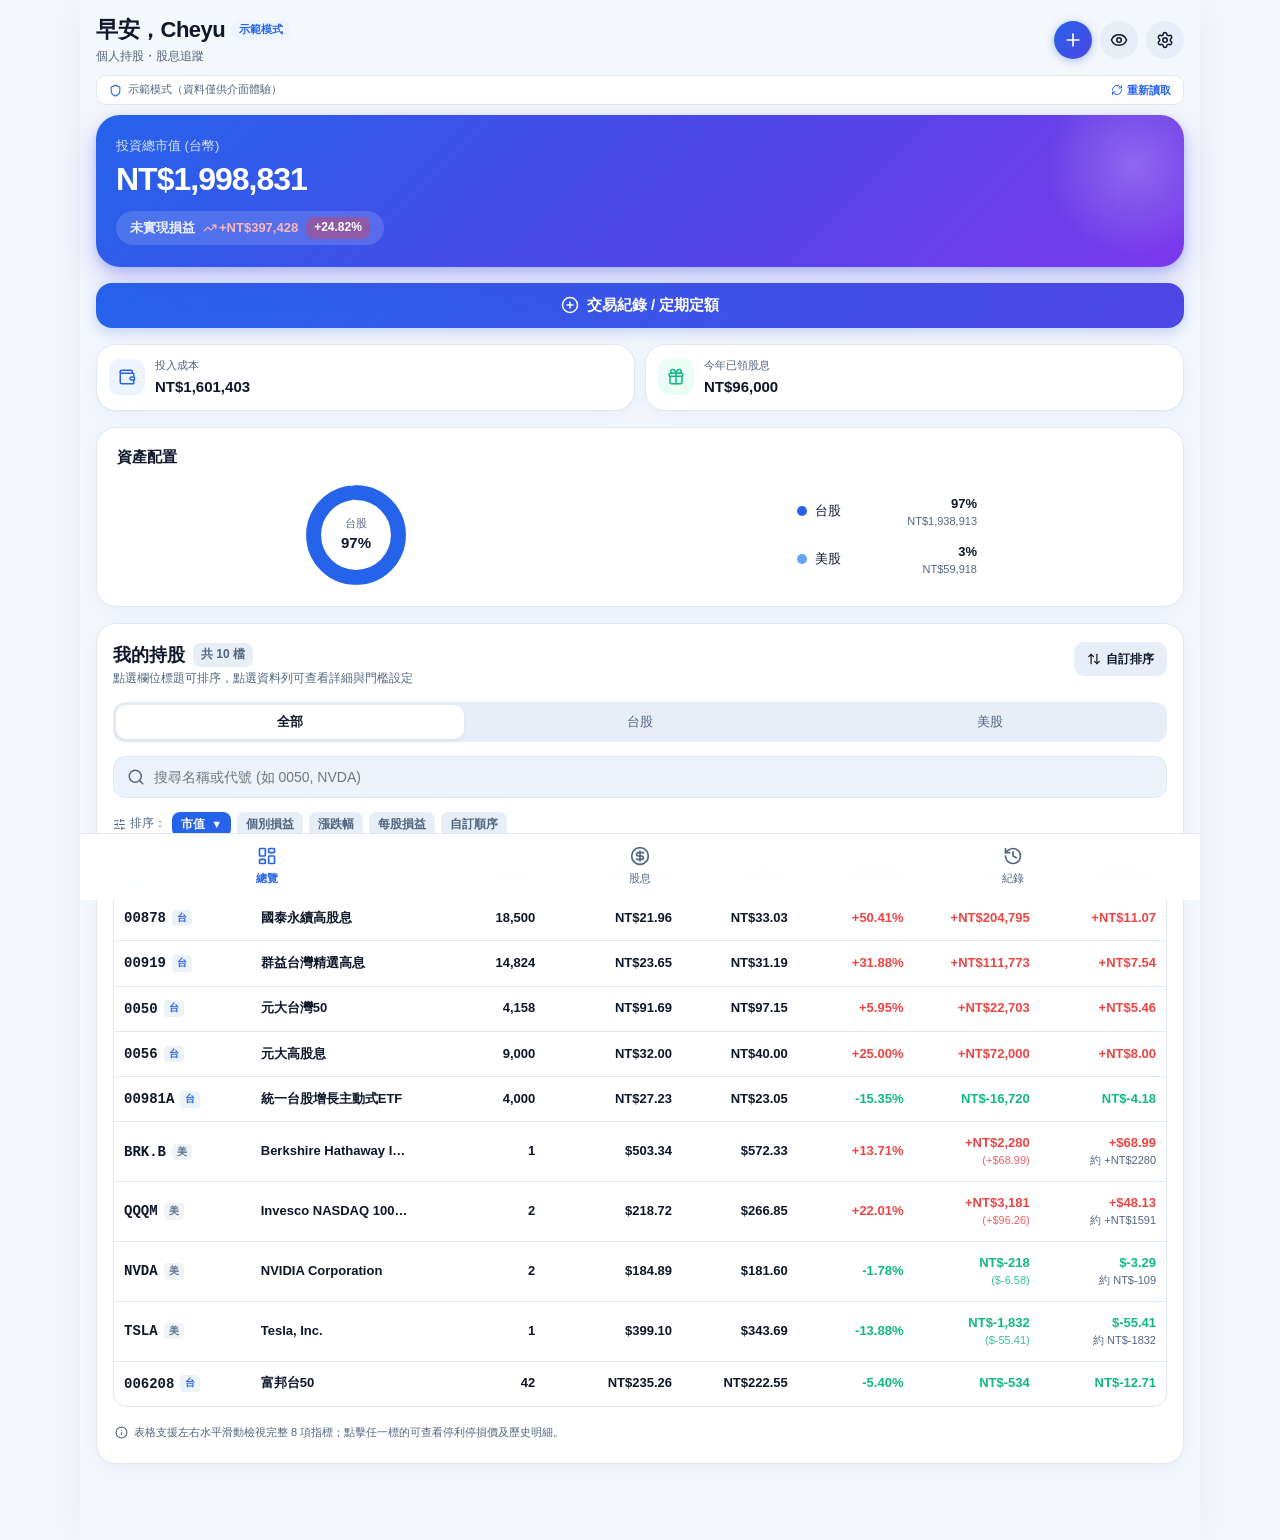
<file: index.html>
<!DOCTYPE html>
<html lang="zh-TW">
  <head>
    <meta charset="UTF-8" />
    <meta name="viewport" content="width=device-width, initial-scale=1.0, maximum-scale=1.0, user-scalable=no, viewport-fit=cover" />
    <title>持股追蹤</title>
    
    <!-- PWA & Apple Web App Meta -->
    <meta name="apple-mobile-web-app-capable" content="yes" />
    <meta name="apple-mobile-web-app-status-bar-style" content="default" />
    <meta name="apple-mobile-web-app-title" content="持股追蹤" />
    <meta name="application-name" content="持股追蹤" />
    <meta name="theme-color" content="#456F95" />
    <meta name="format-detection" content="telephone=no" />
    
    <link rel="icon" type="image/svg+xml" href="icon.svg" />
    <link rel="apple-touch-icon" href="icon-192.png" />
    <link rel="manifest" href="manifest.json" />

    <!-- Google Identity Services (GIS) for Google Sheets OAuth -->
    <script src="https://accounts.google.com/gsi/client" async defer></script>
    <script type="module" crossorigin src="./assets/index-CtABAefV.js"></script>
    <link rel="stylesheet" crossorigin href="./assets/index-Ba-ZP7Ai.css">
  </head>
  <body>
    <div id="root"></div>
    <script>
      // Register Service Worker for PWA (App Shell caching only; excludes Google Sheets API)
      if ('serviceWorker' in navigator && window.location.protocol.startsWith('http')) {
        window.addEventListener('load', () => {
          navigator.serviceWorker.register('./sw.js').then((reg) => {
            console.log('PWA ServiceWorker registered with scope:', reg.scope);
          }).catch((err) => {
            console.warn('PWA ServiceWorker registration failed:', err);
          });
        });
      }
    </script>
  </body>
</html>
</file>
<file: assets/index-Ba-ZP7Ai.css>
:root{--primary: #2563EB;--primary-hover: #1D4ED8;--primary-light: #EEF4FF;--primary-gradient: linear-gradient(135deg, #2563EB 0%, #4F46E5 55%, #7C3AED 100%);--primary-gradient-warm: linear-gradient(135deg, #3B82F6 0%, #6366F1 50%, #EC4899 100%);--primary-glow: rgba(37, 99, 235, .25);--accent-cyan: #06B6D4;--accent-amber: #F59E0B;--accent-purple: #8B5CF6;--bg-main: #F4F7FC;--bg-sub: #E8EEF8;--bg-card: #FFFFFF;--bg-input: #EDF3FC;--text-main: #0F172A;--text-muted: #526581;--text-light: #94A3B8;--border: #E2E8F0;--border-focus: #2563EB;--up-red: #EF4444;--up-red-bg: #FEF2F2;--down-green: #10B981;--down-green-bg: #ECFDF5;--safe-top: env(safe-area-inset-top, 0px);--safe-bottom: env(safe-area-inset-bottom, 0px);--font-family: -apple-system, BlinkMacSystemFont, "SF Pro Text", "SF Pro Display", "PingFang TC", "Heiti TC", "Microsoft JhengHei", sans-serif}*{box-sizing:border-box;margin:0;padding:0;-webkit-tap-highlight-color:transparent}html,body{background-color:var(--bg-main);color:var(--text-main);font-family:var(--font-family);font-size:15px;line-height:1.45;overflow-x:hidden;width:100%;min-height:100%;-webkit-font-smoothing:antialiased}#root{display:flex;flex-direction:column;min-height:100vh;min-height:-webkit-fill-available;max-width:520px;margin:0 auto;position:relative;background-color:var(--bg-main);box-shadow:0 0 40px #23394e0d}.safe-top-padding{padding-top:max(var(--safe-top),12px)}.content-bottom-padding{padding-bottom:calc(76px + var(--safe-bottom))}.card{background:var(--bg-card);border-radius:20px;border:1px solid var(--border);box-shadow:0 4px 20px #2563eb0d,0 1px 3px #00000005}.hero-card{background:var(--primary-gradient);border-radius:24px;color:#fff;box-shadow:0 12px 30px #4f46e547,0 4px 10px #2563eb33;position:relative;overflow:hidden}.hero-card:after{content:"";position:absolute;top:-40px;right:-40px;width:180px;height:180px;border-radius:50%;background:radial-gradient(circle,#ffffff38,#fff0 70%);pointer-events:none}.pill-badge{display:inline-flex;align-items:center;justify-content:center;padding:4px 10px;border-radius:9999px;font-weight:600;font-size:13px;letter-spacing:-.2px}.pill-up{color:var(--up-red);background-color:var(--up-red-bg)}.pill-down{color:var(--down-green);background-color:var(--down-green-bg)}.pill-neutral{color:var(--text-muted);background-color:var(--bg-sub)}.input-field{width:100%;background-color:var(--bg-input);border:1px solid var(--border);border-radius:12px;padding:12px 14px;color:var(--text-main);font-size:14px;outline:none;transition:all .2s ease}.input-field:focus{border-color:var(--border-focus);background-color:#fff;box-shadow:0 0 0 3px #456f9526}.btn{display:inline-flex;align-items:center;justify-content:center;min-height:44px;padding:10px 18px;border-radius:12px;font-weight:600;font-size:14px;border:none;cursor:pointer;transition:transform .1s ease,background-color .2s ease,opacity .2s ease;-webkit-user-select:none;user-select:none}.btn:active{transform:scale(.97)}.btn-primary{background-color:var(--primary);color:#fff}.btn-primary:hover{background-color:var(--primary-hover)}.btn-sub{background-color:var(--bg-sub);color:var(--text-main)}.btn-outline{background-color:transparent;border:1px solid var(--border);color:var(--text-main)}.btn-action-primary{background:linear-gradient(135deg,#2563eb,#4f46e5);color:#fff;box-shadow:0 4px 14px #2563eb59;border:none;font-weight:700;transition:all .15s ease}.btn-action-primary:hover{box-shadow:0 6px 20px #2563eb73;transform:translateY(-1px)}.btn-action-primary:active{transform:scale(.97)}.btn-action-sub{background:#fff;color:var(--text-main);border:1px solid var(--border);box-shadow:0 2px 8px #0000000a;font-weight:600;transition:all .15s ease}.btn-action-sub:hover{background-color:var(--bg-sub);border-color:#cbd5e1}.btn-action-sub:active{transform:scale(.97)}.bottom-nav{position:fixed;bottom:0;left:50%;transform:translate(-50%);width:100%;max-width:520px;background:#fffffff0;backdrop-filter:blur(20px);-webkit-backdrop-filter:blur(20px);border-top:1px solid var(--border);display:flex;align-items:center;justify-content:space-around;padding-top:8px;padding-bottom:max(var(--safe-bottom),10px);z-index:100}.nav-tab-item{display:flex;flex-direction:column;align-items:center;justify-content:center;flex:1;background:transparent;border:none;cursor:pointer;padding:4px 0;color:var(--text-muted);font-size:11px;font-weight:500;gap:3px;transition:color .15s ease}.nav-tab-item.active{color:var(--primary);font-weight:700}.modal-overlay{position:fixed;top:0;left:0;width:100%;height:100%;background:#121e2a73;backdrop-filter:blur(4px);-webkit-backdrop-filter:blur(4px);z-index:200;display:flex;align-items:flex-end;justify-content:center;animation:fadeIn .2s ease-out}@keyframes fadeIn{0%{opacity:0}to{opacity:1}}.modal-sheet{background:#fff;width:100%;max-width:520px;border-top-left-radius:24px;border-top-right-radius:24px;max-height:88vh;overflow-y:auto;padding:20px 20px calc(24px + var(--safe-bottom)) 20px;box-shadow:0 -8px 30px #0000001f;animation:slideUp .25s cubic-bezier(.16,1,.3,1)}@keyframes slideUp{0%{transform:translateY(100%)}to{transform:translateY(0)}}.no-scrollbar::-webkit-scrollbar{display:none}.no-scrollbar{-ms-overflow-style:none;scrollbar-width:none}@media(min-width:768px){#root,.bottom-nav{max-width:900px}.modal-sheet{max-width:680px}}@media(min-width:1080px){#root,.bottom-nav{max-width:1120px}.modal-sheet{max-width:740px}}.holdings-table-container{width:100%;overflow-x:auto;-webkit-overflow-scrolling:touch;border-radius:14px;border:1px solid var(--border);background-color:#fff;box-shadow:0 1px 3px #00000005}.holdings-table{width:100%;min-width:760px;border-collapse:collapse;font-size:13px;text-align:left}.holdings-table th{background-color:#f5f8fb;color:var(--text-muted);font-weight:700;padding:12px 10px;white-space:nowrap;border-bottom:1px solid var(--border);-webkit-user-select:none;user-select:none;font-size:12px}.holdings-table th.sortable{cursor:pointer;transition:background-color .15s ease,color .15s ease}.holdings-table th.sortable:hover{background-color:var(--primary-light);color:var(--primary)}.holdings-table th.active-sort{color:var(--primary);background-color:#e6eff7}.holdings-table td{padding:12px 10px;border-bottom:1px solid var(--border);vertical-align:middle;white-space:nowrap}.holdings-table tbody tr{cursor:pointer;transition:background-color .12s ease}.holdings-table tbody tr:hover{background-color:#f8fafd}.holdings-table tbody tr:last-child td{border-bottom:none}
</file>
